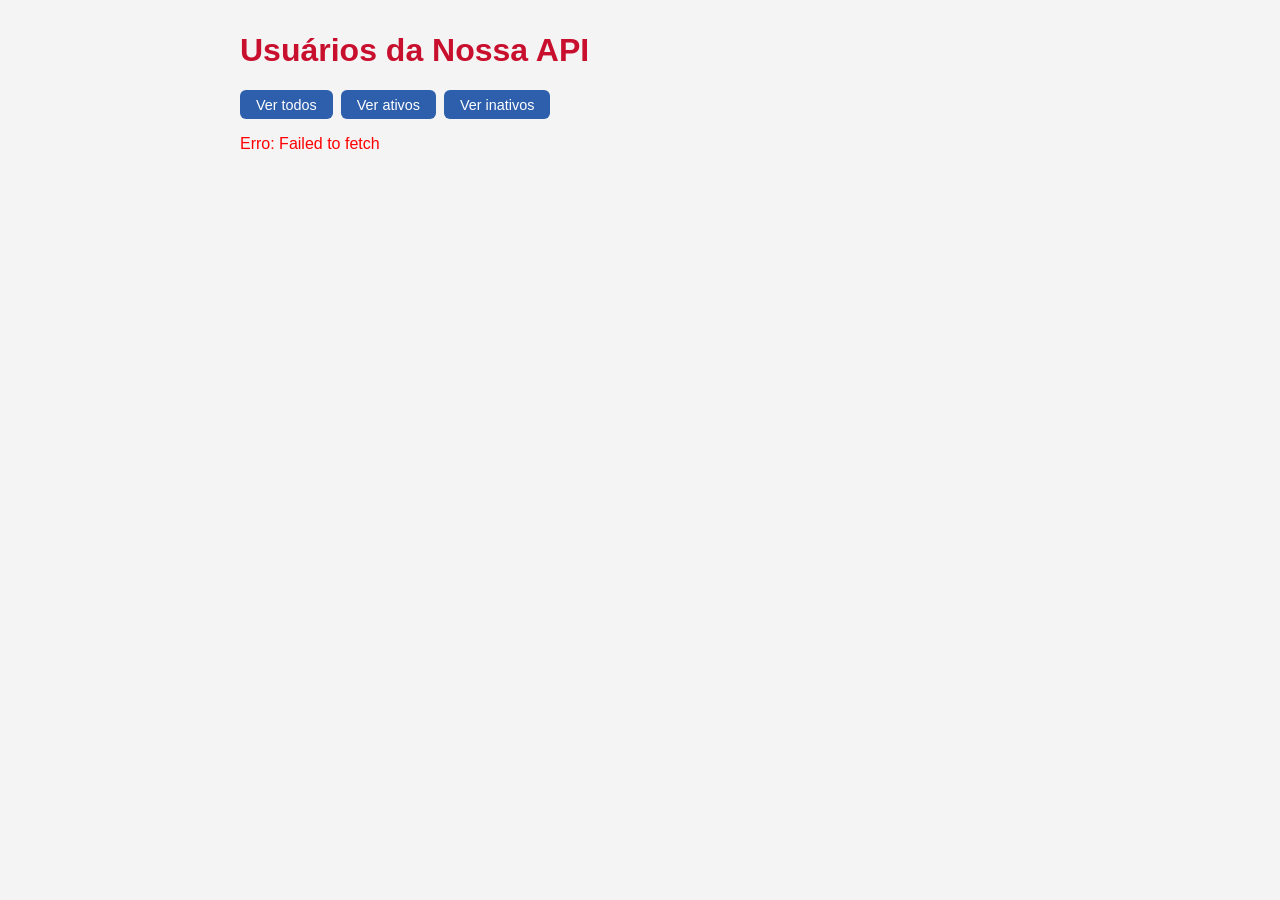
<file: dev-sistemas/modulo2-python-web/aula01/index.html>
<!DOCTYPE html>
<html lang="pt-BR">
<head>
    <meta charset="UTF-8">
    <title>Testando nossa API</title>
    <style>
        body { font-family: 'Segoe UI', sans-serif; max-width: 800px;
               margin: 2rem auto; padding: 0 1rem; background: #f4f4f4; }
        h1 { color: #C8102E; }
        .card { background: white; border-radius: 8px; padding: 1rem;
                margin: 0.5rem 0; box-shadow: 0 2px 6px rgba(0,0,0,0.08); }
        .nome { font-weight: bold; color: #2E5FAC; }
        .status { font-size: 0.8rem; padding: 2px 8px; border-radius: 10px; }
        .ativo   { background: #d4edda; color: #155724; }
        .inativo { background: #f8d7da; color: #721c24; }
        #loading { color: #666; padding: 2rem; text-align: center; }
        .botoes { display:flex; gap:0.5rem; margin-bottom:1rem; }
.botoes button { padding:0.4rem 1rem; background:#2E5FAC; color:white;
                  border:none; border-radius:6px; cursor:pointer; font-size:0.9rem; }
.botoes button:hover { opacity:0.85; }

    </style>
</head>
<body>
    <h1>Usuários da Nossa API</h1>
    <div class="botoes">
    <button id="btn-todos">Ver todos</button>
    <button id="btn-ativos">Ver ativos</button>
    <button id="btn-inativos">Ver inativos</button>
</div>

    <div id="lista"><p id="loading">Carregando...</p></div>
    <script>
        const lista = document.querySelector('#lista');

const renderizar = (usuarios) => {
    lista.innerHTML = usuarios.map(u => `
        <div class="card">
            <span class="nome">${u.nome}</span>
            <span class="status ${u.ativo ? 'ativo' : 'inativo'}">
                ${u.ativo ? 'Ativo' : 'Inativo'}
            </span>
            <p>${u.cargo}</p>
        </div>
    `).join('');
};

const buscar = async (rota) => {
    lista.innerHTML = '<p id="loading">Carregando...</p>';
    try {
        const res  = await fetch(`http://localhost:8000${rota}`);
        const data = await res.json();
        renderizar(data);
    } catch (e) {
        lista.innerHTML = `<p style="color:red">Erro: ${e.message}</p>`;
    }
};

document.querySelector('#btn-todos').addEventListener('click',    () => buscar('/usuarios'));
document.querySelector('#btn-ativos').addEventListener('click',   () => buscar('/usuarios/ativos'));
document.querySelector('#btn-inativos').addEventListener('click', () => buscar('/usuarios/inativos'));

buscar('/usuarios');

    </script>
</body>
</html>
</file>
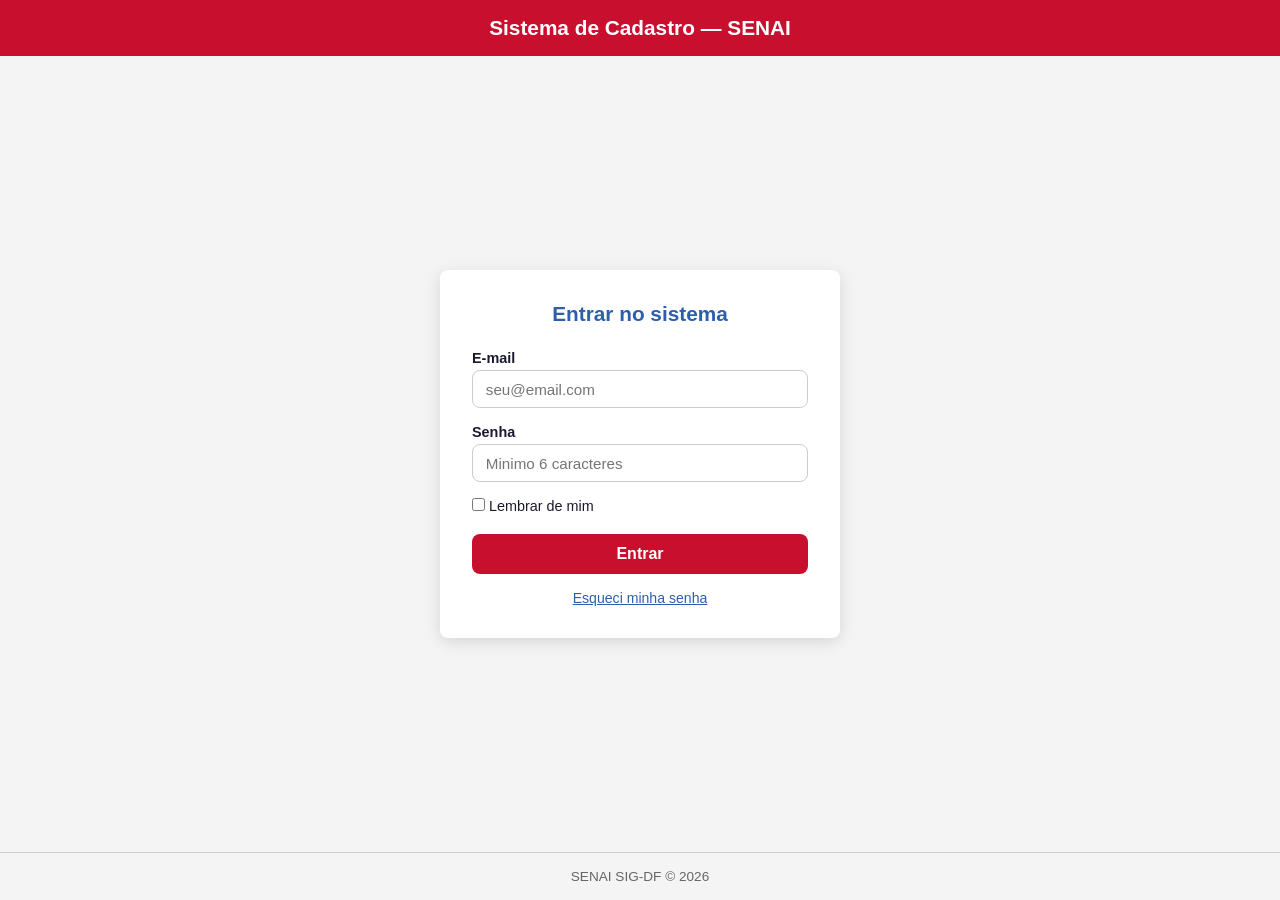
<file: dev-sistemas/modulo1-web/aula01/atividade/index.html>
<!DOCTYPE html>
<html lang="pt-BR">
<head>
    <meta charset="UTF-8">
    <meta name="viewport" content="width=device-width, initial-scale=1.0">
    <title>Login — Sistema de Cadastro</title>
    <link rel="stylesheet" href="style.css">
</head>
<body>
    <!-- Cabecalho do sistema -->
    <header>
        <h1>Sistema de Cadastro — SENAI</h1>
    </header>
    <!-- Conteudo principal centralizado -->
    <main>
        <section class="caixa-login">
            <h2>Entrar no sistema</h2>
            <form id="form-login" action="#" method="post" novalidate>
                <!-- Campo de e-mail -->
                <div class="campo">
                    <label for="email">E-mail</label>
                    <input
                        type="email"
                        id="email"
                        name="email"
                        placeholder="seu@email.com"
                        required
                        autocomplete="email"
                    >
                </div>
                <!-- Campo de senha -->
                <div class="campo">
                    <label for="senha">Senha</label>
                    <input
                        type="password"
                        id="senha"
                        name="senha"
                        placeholder="Minimo 6 caracteres"
                        required
                        minlength="6"
                        autocomplete="current-password"
                    >
                </div>
                <!-- Lembrar de mim -->
                <div class="campo-inline">
                    <label>
                        <input type="checkbox" name="lembrar" id="lembrar">
                        Lembrar de mim
                    </label>
                </div>
                <!-- Botao de submit -->
                <button type="submit" class="btn-entrar">Entrar</button>
                <!-- Link de recuperacao -->
                <a href="recuperar.html" class="link-recuperar">
                    Esqueci minha senha
                </a>
            </form>
        </section>
    </main>
    <!-- Rodape -->
    <footer>
        <p>SENAI SIG-DF &copy; 2026</p>
    </footer>
</body>
</html>
</file>
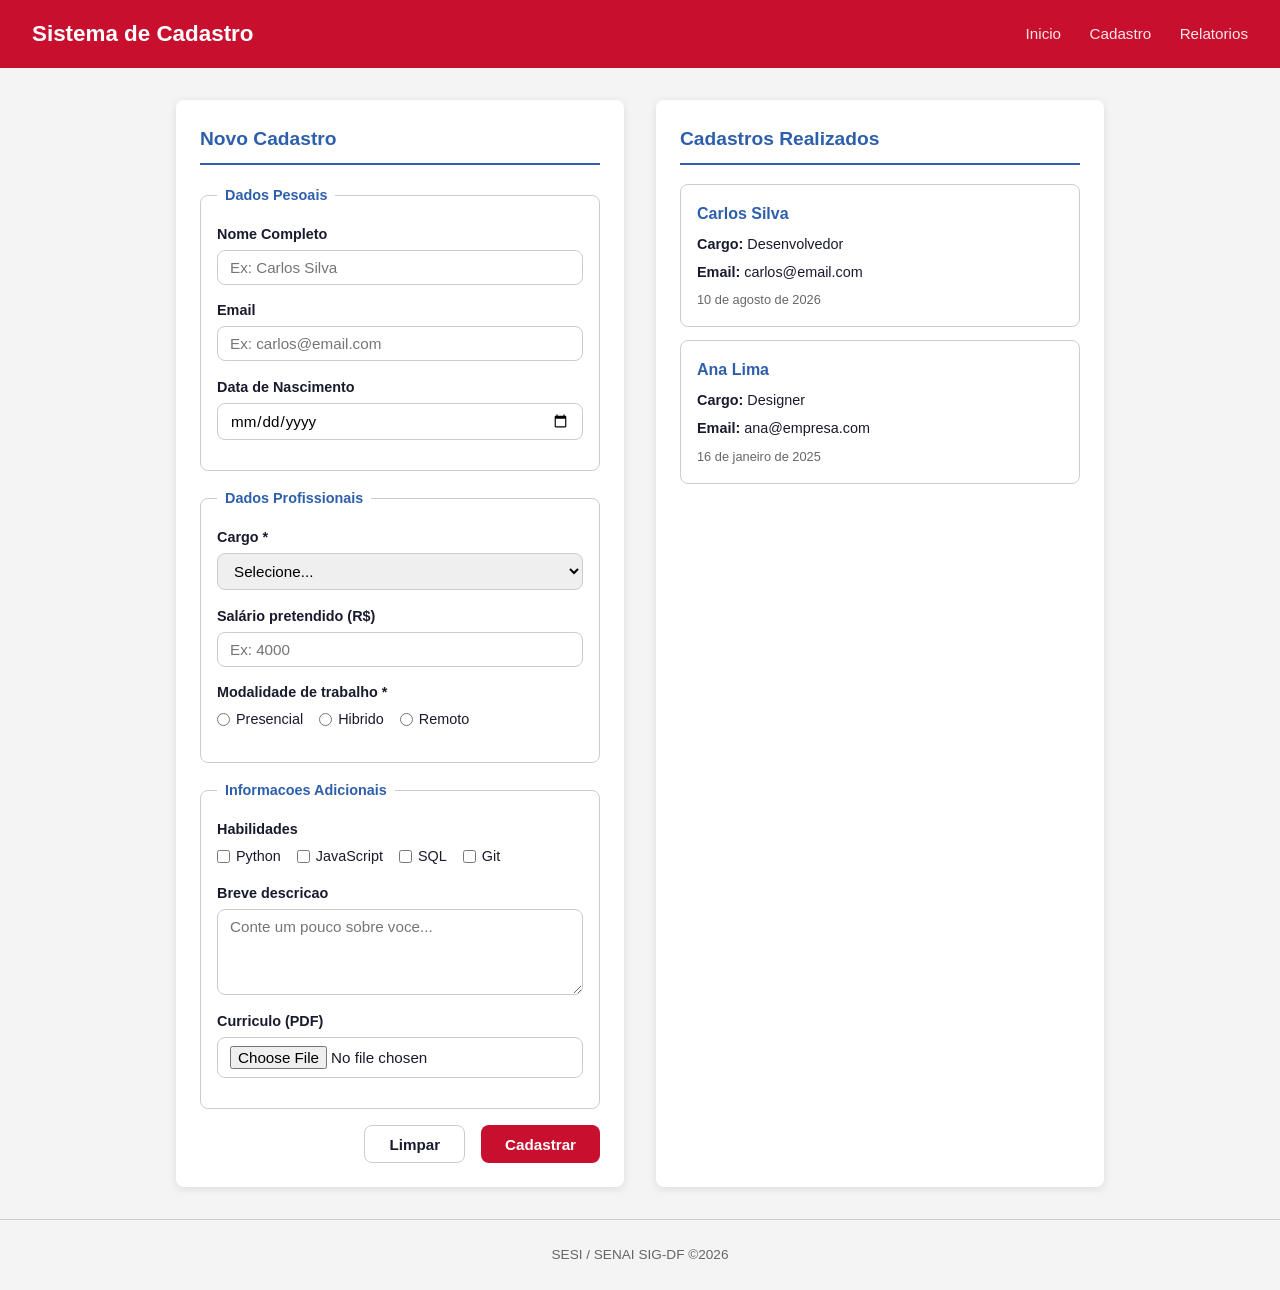
<file: dev-sistemas/modulo1-web/aula01/exemplo/index.html>
<!DOCTYPE html>
<html lang="pt-br">
<head>
    <meta charset="UTF-8">
    <meta name="viewport" content="width=device-width, initial-scale=1.0">
    <title>Sistema de Cadastro</title>
    <link rel="stylesheet" href="style.css">
</head>
<body>
    <header>
        <h1>Sistema de Cadastro</h1>
        <nav>
            <a href="#">Inicio</a>
            <a href="#">Cadastro</a>
            <a href="#">Relatorios</a>
        </nav>    
    </header>
    <main>
       <section id="cadastro">
            <h2>Novo Cadastro</h2>
            <form id="form-cadastro" action="#" method="post" novalidate>
                <fieldset>
                    <legend>Dados Pesoais</legend>
                    <div class="campo">
                        <label for="nome">Nome Completo</label>
                        <input type="text" id="nome" name="nome"
                        placeholder="Ex: Carlos Silva" 
                        required minlength="3" maxlength="100">
                    </div>
                    <div class="campo">
                        <label for="email">Email</label>
                        <input type="email" id="email" name="email"
                        placeholder="Ex: carlos@email.com" required>
                    </div>
                    <div class="campo">
                        <label for="nascimento">Data de Nascimento</label>
                        <input type="date" id="nascimento" name="nascimento"
                        max="2010-12-31">
                    </div>
                </fieldset>
                <fieldset>
                    <legend>Dados Profissionais</legend>
                    <div class="campo">
                        <label for="cargo">Cargo *</label>
                        <select name="cargo" id="cargo" required>
                            <option value="" selected disabled>Selecione...</option>
                            <option value="dev">Desenvolvedor</option>
                            <option value="design">Designer</option>
                            <option value="qa">QA</option>
                            <option value="pm">Product Manager</option>
                    </select>
                    </div>
                    <div class="campo">
                        <label for="salario">Salário pretendido (R$)</label>
                        <input type="number" id="salario" name="salario"
                        min="1500" step="100" placeholder="Ex: 4000">
                    </div>
                    <div class="campo">
                <label>Modalidade de trabalho *</label>
                <div class="opcoes">
                    <label><input type="radio" name="modalidade" value="presencial" required> Presencial</label>
                    <label><input type="radio" name="modalidade" value="hibrido"> Hibrido</label>
                    <label><input type="radio" name="modalidade" value="remoto"> Remoto</label>
                </div>
            </div>
        </fieldset>
        <fieldset>
            <legend>Informacoes Adicionais</legend>
            <div class="campo">
                <label>Habilidades</label>
                <div class="opcoes">
                    <label><input type="checkbox" name="skills" value="python"> Python</label>
                    <label><input type="checkbox" name="skills" value="js"> JavaScript</label>
                    <label><input type="checkbox" name="skills" value="sql"> SQL</label>
                    <label><input type="checkbox" name="skills" value="git"> Git</label>
                </div>
            </div>
            <div class="campo">
                <label for="bio">Breve descricao</label>
                <textarea
                    id="bio"
                    name="bio"
                    rows="4"
                    maxlength="300"
                    placeholder="Conte um pouco sobre voce..."
                ></textarea>
            </div>
            <div class="campo">
                <label for="curriculo">Curriculo (PDF)</label>
                <input type="file" id="curriculo" name="curriculo" accept=".pdf">
                </div>
        </fieldset>
        <div class="acoes">
            <button type="reset" class="btn-secundario">Limpar</button>
            <button type="submit" class="btn-primario">Cadastrar</button>
        </div>
    </form>
</section>
                </fieldset>
            </form>
       </section> 
       <section id="lista">
            <h2>Cadastros Realizados</h2>
            <article class="card-cadastro">
                <h3>Carlos Silva</h3>
                <p><strong>Cargo:</strong> Desenvolvedor</p>
                <p><strong>Email:</strong> carlos@email.com</p>
                <time datetime="2026-08-10">10 de agosto de 2026</time>
            </article>
            <article class="card-cadastro">
        <h3>Ana Lima</h3>
        <p><strong>Cargo:</strong> Designer</p>
        <p><strong>Email:</strong> ana@empresa.com</p>
        <time datetime="2025-01-16">16 de janeiro de 2025</time>
    </article>

       </section>  
    </main>
    <footer>
        <p>SESI / SENAI SIG-DF &copy;2026</p>
    </footer>
</body>
</html>
</file>
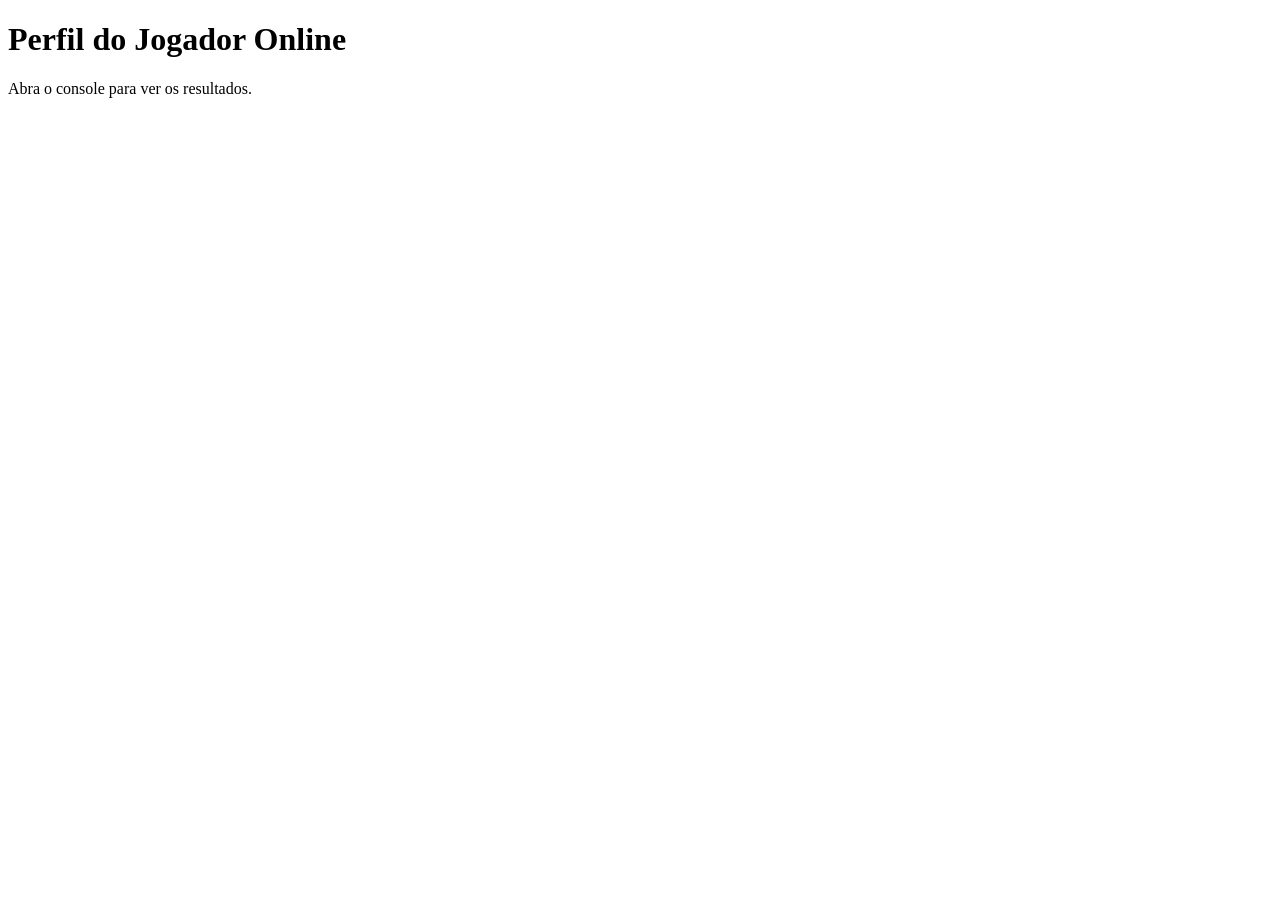
<file: dev-sistemas/modulo1-web/aula02/atividade01/index.html>
<!DOCTYPE html> 
<html lang="pt-BR"> 
<head> 
    <meta charset="UTF-8"> 
    <title>Perfil do Jogador</title> 
</head> 
<body> 
    <h1>Perfil do Jogador Online</h1> 
    <p>Abra o console para ver os resultados.</p> 
 
    <!-- Importando o JavaScript --> 
    <script src="script.js"></script> 
</body> 
</html>
</file>
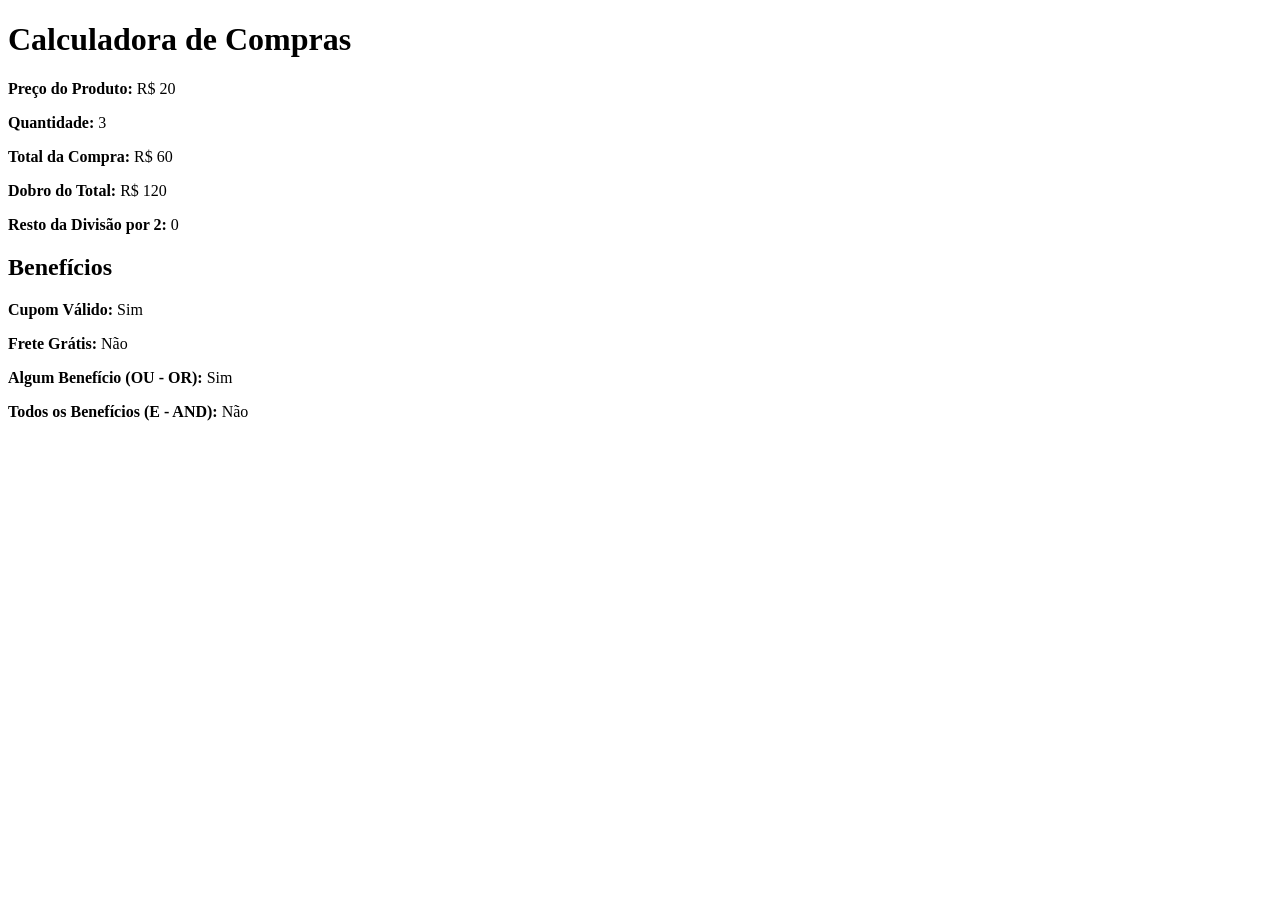
<file: dev-sistemas/modulo1-web/aula02/atividade02/index.html>
<!DOCTYPE html> 
<html lang="pt-BR"> 
<head> 
    <meta charset="UTF-8"> 
    <title>Calculadora de Preços</title> 
</head> 
<body> 
    <h1>Calculadora de Compras</h1> 
 
    <p><strong>Preço do Produto:</strong> <span id="preco"></span></p> 
    <p><strong>Quantidade:</strong> <span id="quantidade"></span></p> 
    <p><strong>Total da Compra:</strong> <span id="total"></span></p> 
    <p><strong>Dobro do Total:</strong> <span id="dobro"></span></p> 
    <p><strong>Resto da Divisão por 2:</strong> <span id="resto"></span></p> 
 
    <h2>Benefícios</h2> 
    <p><strong>Cupom Válido:</strong> <span id="cupom"></span></p> 
    <p><strong>Frete Grátis:</strong> <span id="frete"></span></p> 
    <p><strong>Algum Benefício (OU - OR):</strong> <span id="algum"></span></p> 
    <p><strong>Todos os Benefícios (E - AND):</strong> <span id="todos"></span></p> 
 
    <script src="script.js"></script> 
</body> 
</html>
</file>
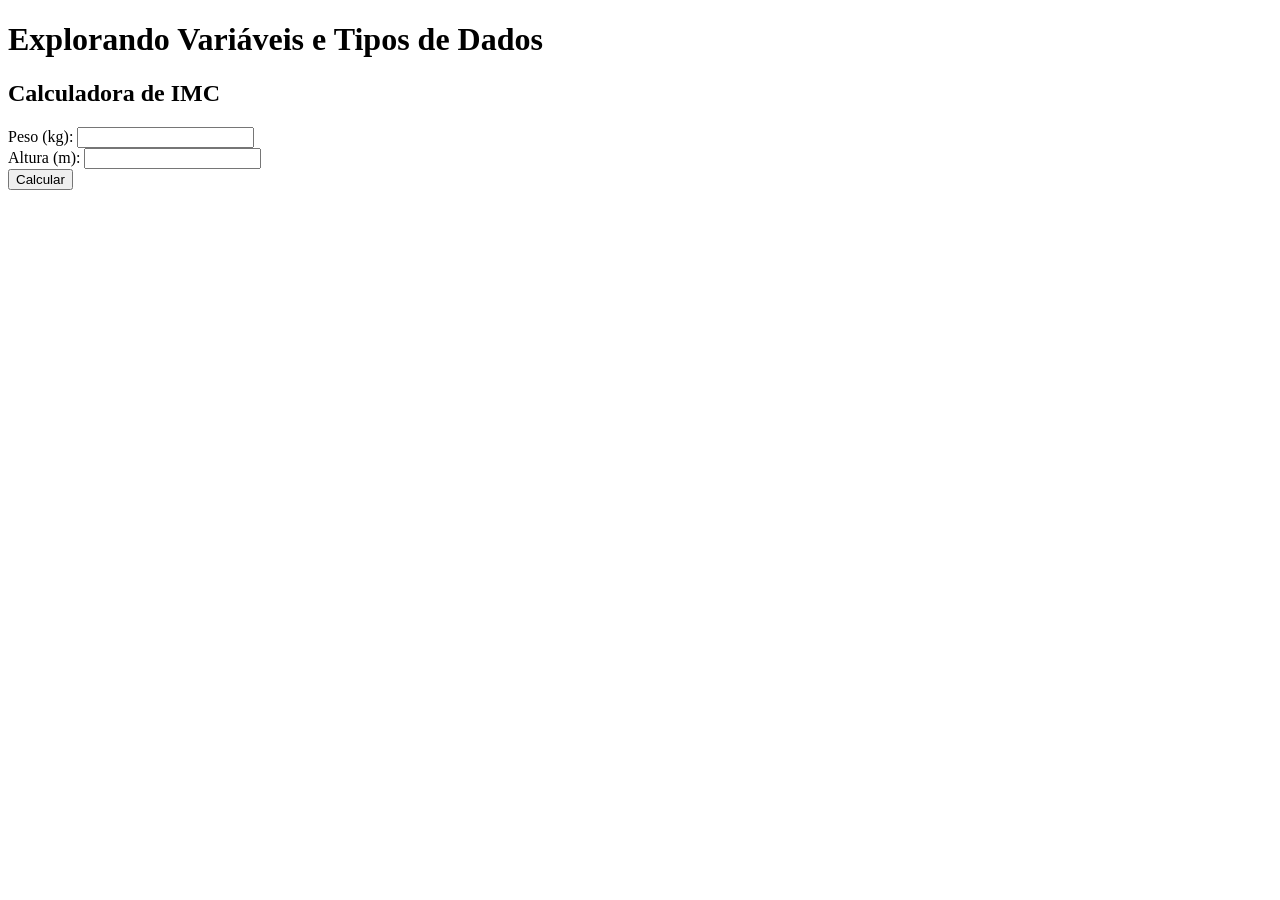
<file: dev-sistemas/modulo1-web/aula02/exemplo/index.html>
<!DOCTYPE html>
<html lang="pt-BR">
<head>
    <meta charset="UTF-8">
    <meta name="viewport" content="width=device-width, initial-scale=1.0">
    <title>Aula 02 - Variáveis e Tipos de Dados</title>
</head>
<body>
    <h1>Explorando Variáveis e Tipos de Dados</h1>
    <h2>Calculadora de IMC</h2>
    <p>
        Peso (kg): <input type="number" id="peso"><br>
        Altura (m): <input type="number" id="altura"><br>
        <button onclick="calcularIMC()">Calcular</button>
    </p>
    <p id="resultado"></p>
    <script src="script.js"></script>
</body>
</html>
</file>
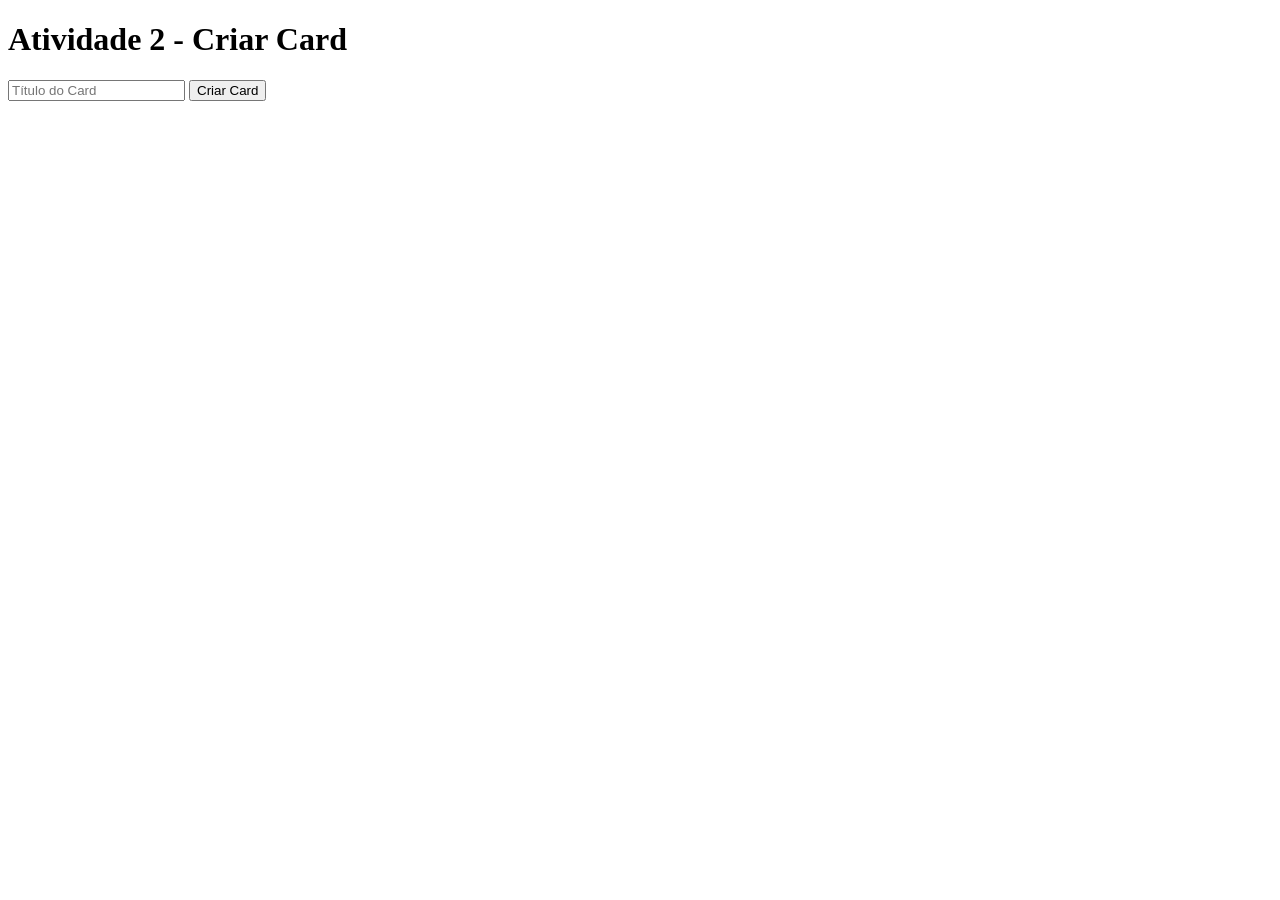
<file: dev-sistemas/modulo1-web/aula03/atividade/index.html>
<!DOCTYPE html> 
<html lang="pt-BR"> 
<head> 
  <meta charset="UTF-8"> 
  <meta name="viewport" content="width=device-width, initial
scale=1.0"> 
  <title>Atividade 2 - Card Dinâmico</title> 
</head> 
<body> 
  <h1>Atividade 2 - Criar Card</h1> 
  <div id="cardsContainer"></div> 
  <input type="text" id="tituloCard" placeholder="Título do Card"> 
  <button id="criarCard">Criar Card</button> 
 
  <!-- ADICIONE O SCRIPT AQUI -->
  <script src="script.js"></script>
</body> 
</html>
</file>
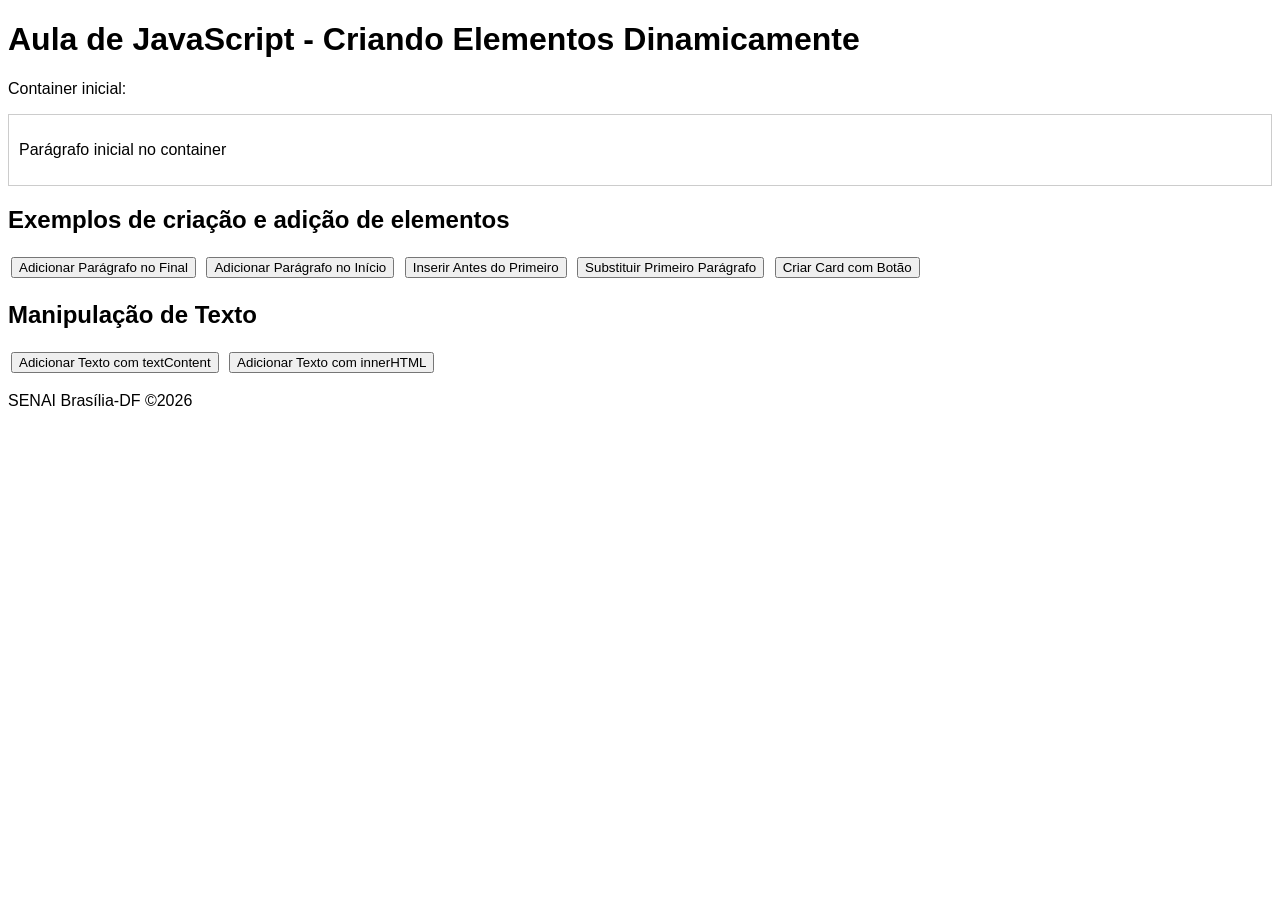
<file: dev-sistemas/modulo1-web/aula03/exemplo/index.html>
<!DOCTYPE html>
<html lang="pt-BR">
<head>
  <meta charset="UTF-8">
  <meta name="viewport" content="width=device-width, initial-scale=1.0">
  <title>Aula - Elementos Dinâmicos</title>
  <style>
    body {
      font-family: Arial, sans-serif;
    }
    #container {
      border: 1px solid #ccc;
      padding: 10px;
      margin-top: 10px;
    }
    .card {
      border: 1px solid #888;
      padding: 10px;
      margin: 5px 0;
      background-color: #f9f9f9;
    }
    button {
      margin: 3px;
    }
  </style>
</head>
<body>
  <h1>Aula de JavaScript - Criando Elementos Dinamicamente</h1>

  <p>Container inicial:</p>
  <div id="container">
    <p>Parágrafo inicial no container</p>
  </div>

  <h2>Exemplos de criação e adição de elementos</h2>
  <button id="btnAppend">Adicionar Parágrafo no Final</button>
  <button id="btnPrepend">Adicionar Parágrafo no Início</button>
  <button id="btnInsertBefore">Inserir Antes do Primeiro</button>
  <button id="btnReplace">Substituir Primeiro Parágrafo</button>
  <button id="btnCard">Criar Card com Botão</button>

  <h2>Manipulação de Texto</h2>
  <button id="btnTextContent">Adicionar Texto com textContent</button>
  <button id="btnInnerHTML">Adicionar Texto com innerHTML</button>

  <script src="script.js"></script>
</body>
<footer>
        <p>SENAI Brasília-DF &copy;2026</p>
    </footer>
</html>
</file>
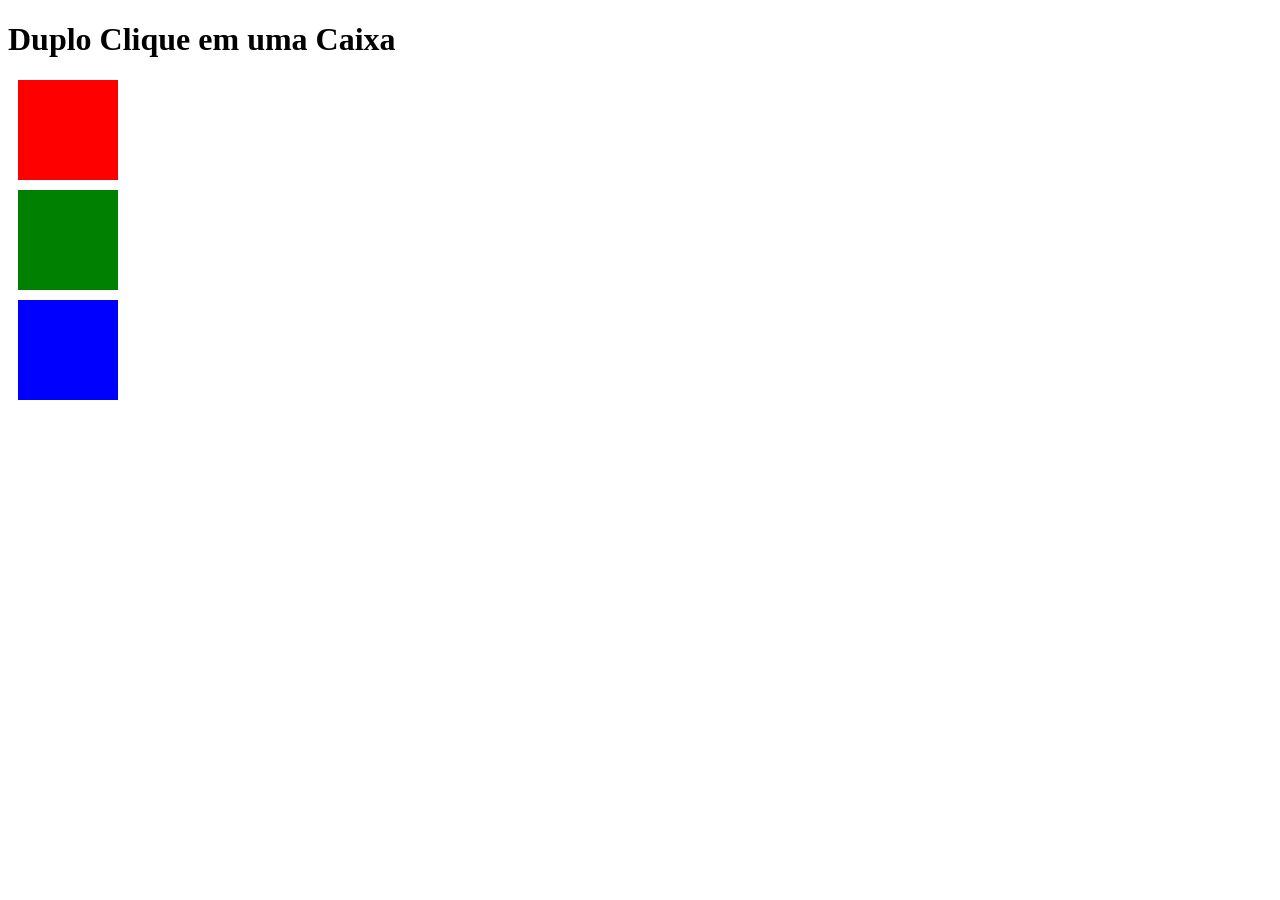
<file: dev-sistemas/modulo1-web/aula04/atividade/index.html>
<!DOCTYPE html> 
<html lang="pt-BR"> 
<head> 
  <meta charset="UTF-8"> 
  <title>Atividade 1 - Caixa de Alertas</title> 
  <style> 
    .caixa { width: 100px; height: 100px; margin: 10px; display: inline
block; cursor: pointer; } 
    #caixa1 { background: red; } 
    #caixa2 { background: green; } 
    #caixa3 { background: blue; } 
  </style> 
</head> 
<body> 
  <h1>Duplo Clique em uma Caixa</h1> 
  <div id="caixa1" class="caixa"></div> 
  <div id="caixa2" class="caixa"></div> 
  <div id="caixa3" class="caixa"></div> 
   
<!-- ADICIONE O SCRIPT AQUI --> 
 <script src="script.js"></script>
</body> 
</html>
</file>
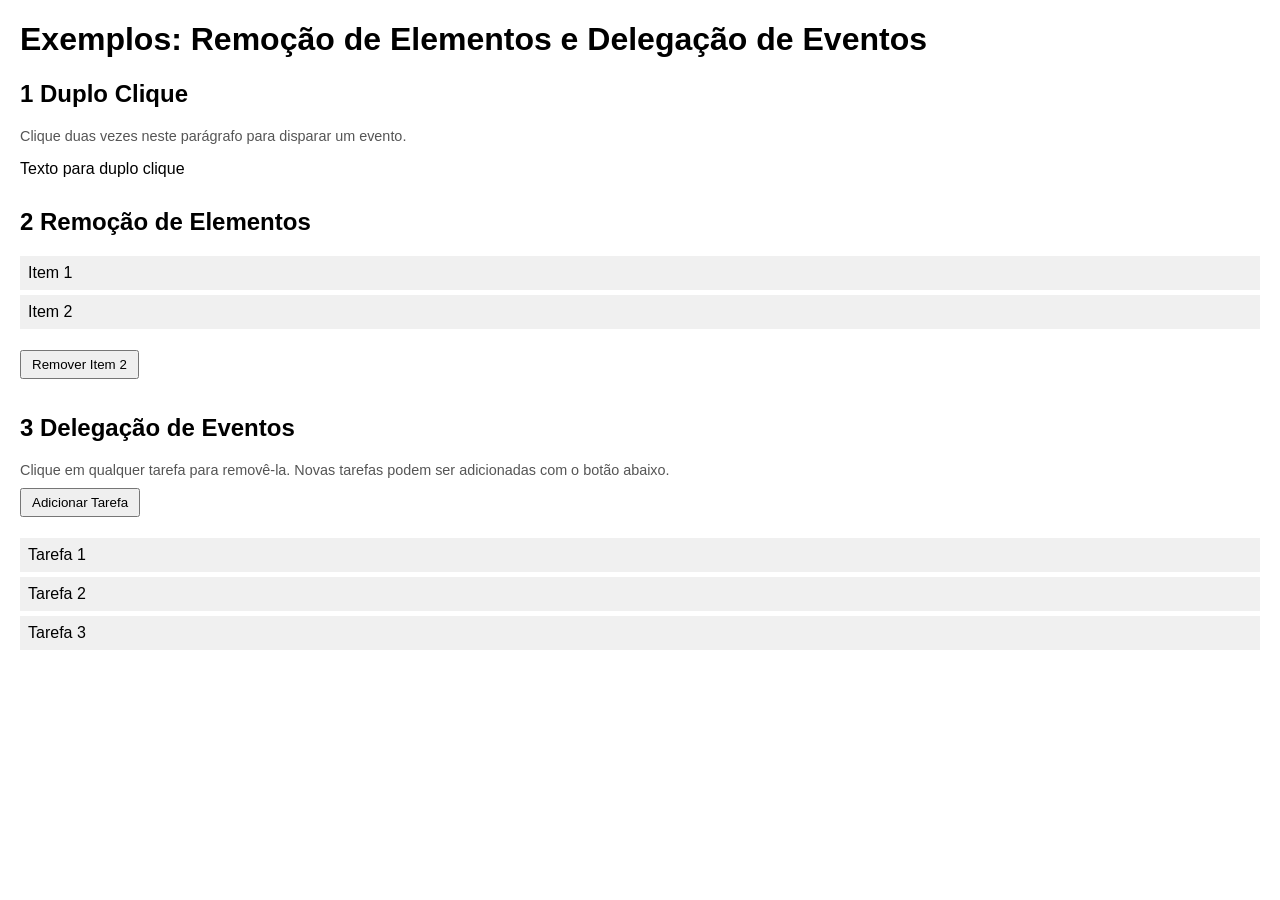
<file: dev-sistemas/modulo1-web/aula04/exemplo/index.html>
<!DOCTYPE html>
<html lang="pt-BR">
<head>
  <meta charset="UTF-8">
  <title>Aula: Remoção e Delegação de Eventos</title>
  <style>
    body { font-family: Arial, sans-serif; margin: 20px; }
    ul { list-style: none; padding: 0; }
    li { padding: 8px; margin: 5px 0; background: #f0f0f0; cursor: pointer; }
    button { margin: 5px 0; padding: 5px 10px; cursor: pointer; }
    .section { margin-bottom: 30px; }
    .info { font-size: 0.9em; color: #555; margin-bottom: 5px; }
  </style>
</head>
<body>
  <h1>Exemplos: Remoção de Elementos e Delegação de Eventos</h1>

  <!-- Seção 1: Duplo clique -->
  <div class="section">
    <h2>1 Duplo Clique</h2>
    <p class="info">Clique duas vezes neste parágrafo para disparar um evento.</p>
    <p id="duploClique">Texto para duplo clique</p>
  </div>

  <!-- Seção 2: Remoção de elementos -->
  <div class="section">
    <h2>2 Remoção de Elementos</h2>
    <ul id="lista">
      <li id="item1">Item 1</li>
      <li id="item2">Item 2</li>
      <li id="item3">Item 3</li>
    </ul>
    <button id="btnRemoverItem2">Remover Item 2</button>
  </div>

  <!-- Seção 3: Delegação de eventos -->
  <div class="section">
    <h2>3 Delegação de Eventos</h2>
    <p class="info">Clique em qualquer tarefa para removê-la. Novas tarefas podem ser adicionadas com o botão abaixo.</p>
    <button id="btnAdicionarTarefa">Adicionar Tarefa</button>
    <ul id="tarefas">
      <li>Tarefa 1</li>
      <li>Tarefa 2</li>
      <li>Tarefa 3</li>
    </ul>
  </div>

  <script src="script.js"></script>
</body>
</html>
</file>
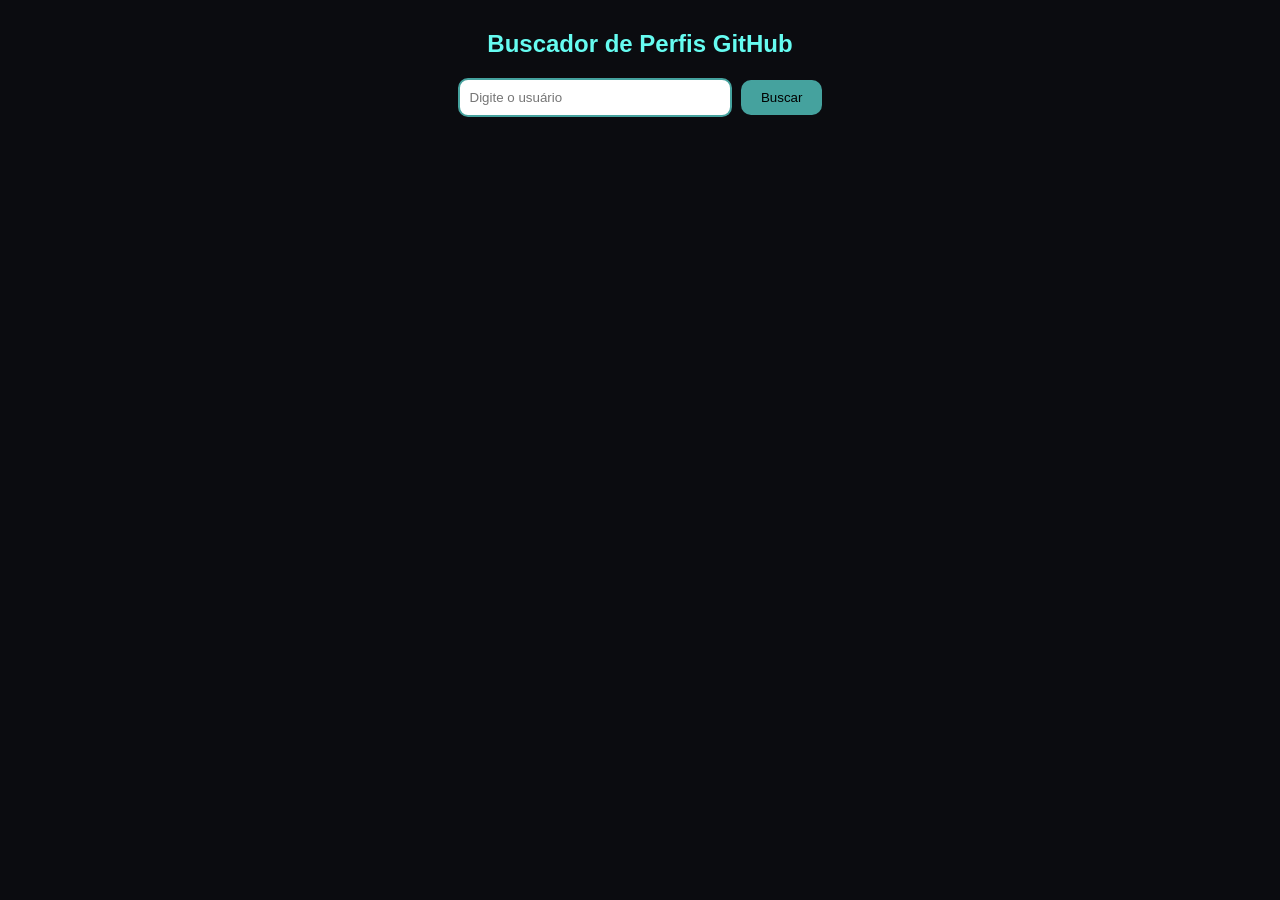
<file: dev-sistemas/modulo1-web/aula05/atividade01/index.html>
<!DOCTYPE html>  
<html lang="pt-BR">  
<head>  
  <meta charset="UTF-8">  
  <title>Buscador de Perfis GitHub</title>  
  <link rel="stylesheet" href="style.css"> 
</head>  
<body>  
  <h2>Buscador de Perfis GitHub</h2>  
  <input type="text" id="usuario" placeholder="Digite o usuário">  
  <button id="buscar">Buscar</button>  
  <div id="perfil"></div> 
  <script src="script.js"></script> 
</body> 
</html>
</file>
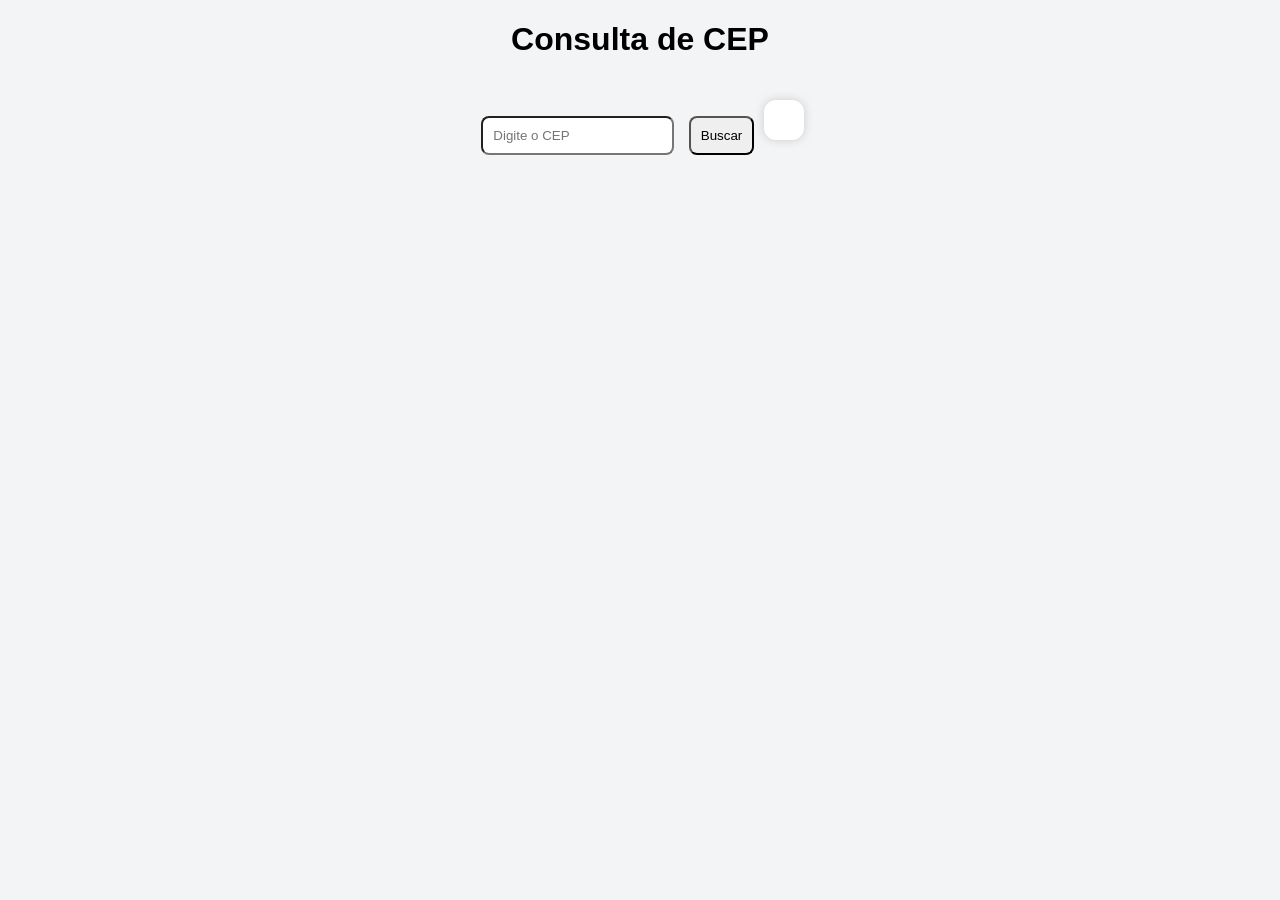
<file: dev-sistemas/modulo1-web/aula05/atividade02/index.html>
<!DOCTYPE html> 
<html lang="pt-BR"> 
<head> 
  <meta charset="UTF-8"> 
  <title>Consulta de CEP</title> 
  <style> 
    body { font-family: Arial; text-align: center; background: #f3f4f6; } 
    input, button { padding: 10px; margin: 5px; border-radius: 8px; } 
    #resultado { margin-top: 20px; background: white; display: inline-block; padding: 20px; border-radius: 
12px; box-shadow: 0 0 10px #ccc; } 
  </style> 
</head> 
<body> 
  <h1>Consulta de CEP</h1> 
  <input type="text" id="cep" placeholder="Digite o CEP"> 
  <button id="buscar">Buscar</button> 
  <div id="resultado"></div> 
 
  <script src="script.js"></script> 
</body> 
</html>
</file>
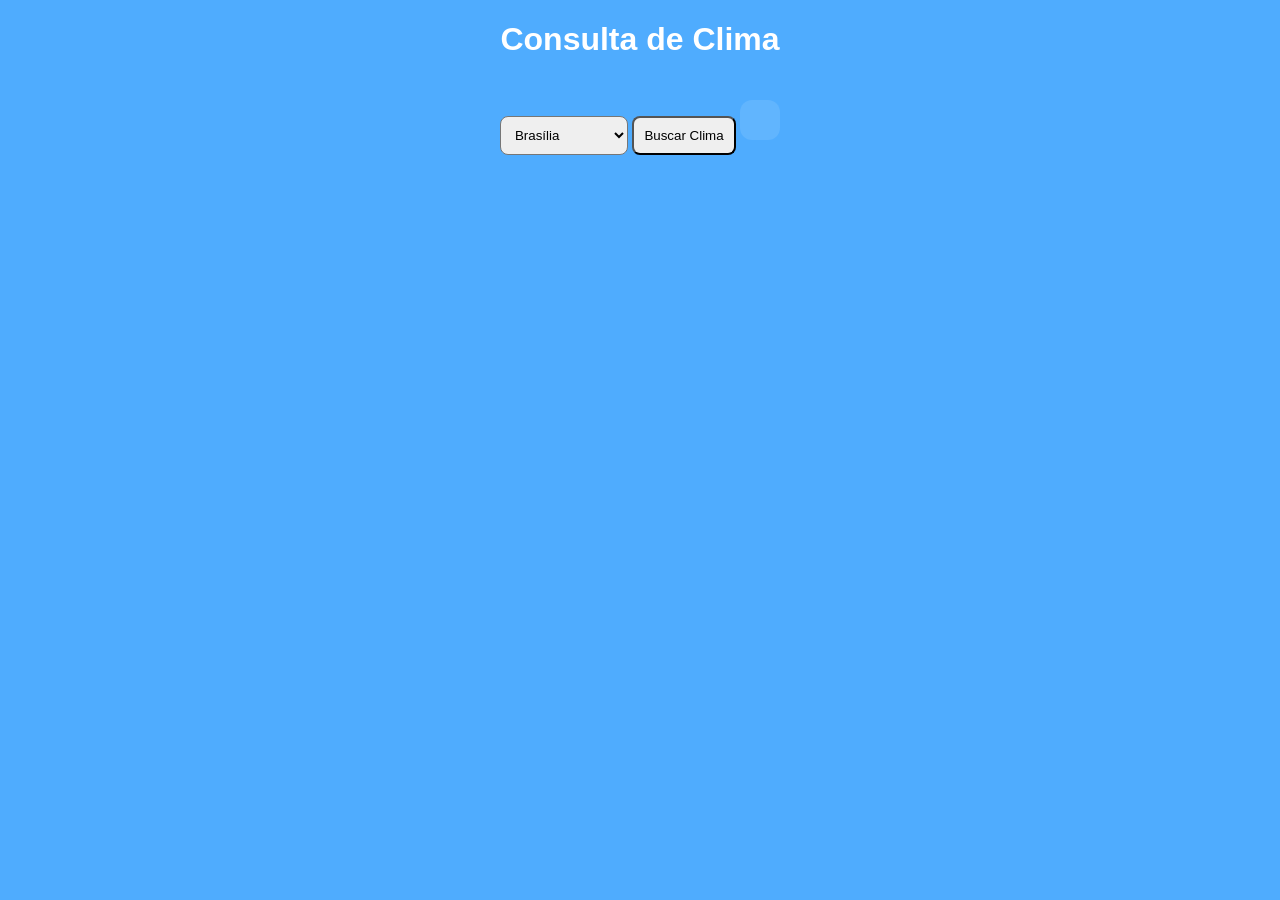
<file: dev-sistemas/modulo1-web/aula05/atividade03/index.html>
<!DOCTYPE html> 
<html lang="pt-BR"> 
<head> 
  <meta charset="UTF-8"> 
  <title>Consulta de Clima</title> 
  <style> 
    body { 
      text-align: center; 
      font-family: Arial; 
      background: linear-gradient(180deg, #4facfe, #4facfe); 
      color: white; 
    } 
    select, 
    button { 
      padding: 10px; 
      border-radius: 8px; 
      margin-top: 10px; 
    } 
    #resultado { 
      margin-top: 20px; 
      background: rgba(255, 255, 255, 0.1); 
      padding: 20px; 
      border-radius: 12px; 
      display: inline-block; 
    } 
    img { 
      width: 80px; 
    } 
  </style> 
</head> 
<body> 
  <h1>Consulta de Clima</h1> 
  <select id="cidade"> 
    <option value="-15.78,-47.93">Brasília</option> 
    <option value="-23.55,-46.63">São Paulo</option> 
    <option value="-22.90,-43.20">Rio de Janeiro</option>
    <option value="36.20,138.25">Japão</option>
    <option value="29.76,-95.36">Houston</option>
  </select> 
  <button id="buscar">Buscar Clima</button> 
  <div id="resultado"></div> 
  <script src="script.js"></script> 
</body> 
</html>
</file>
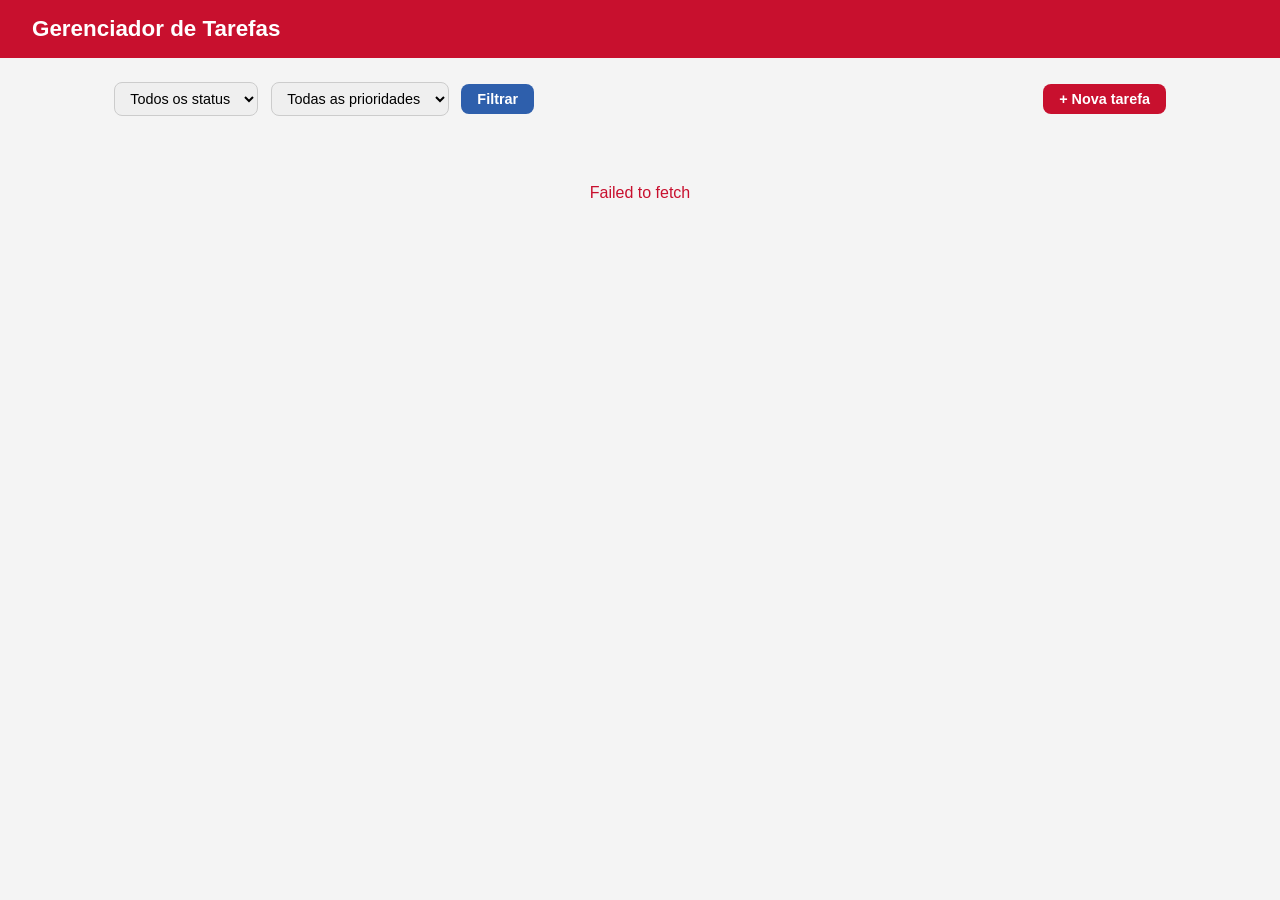
<file: dev-sistemas/modulo2-python-web/projeto/front/index.html>
<!DOCTYPE html>
<html lang="pt-BR">
<head>
    <meta charset="UTF-8">
    <meta name="viewport" content="width=device-width, initial-scale=1.0">
    <title>Gerenciador de Tarefas</title>
    <link rel="stylesheet" href="style.css">
</head>
<body>
    <header>
        <h1>Gerenciador de Tarefas</h1>
        <div id="resumo" class="resumo"></div>
    </header>
    <main>
        <section class="painel-filtros">
            <select id="filtro-status">
                <option value="">Todos os status</option>
                <option value="pendente">Pendente</option>
                <option value="em_andamento">Em andamento</option>
                <option value="concluida">Concluida</option>
                <option value="cancelada">Cancelada</option>
            </select>
            <select id="filtro-prioridade">
                <option value="">Todas as prioridades</option>
                <option value="baixa">Baixa</option>
                <option value="media">Media</option>
                <option value="alta">Alta</option>
                <option value="critica">Critica</option>
            </select>
            <button id="btn-filtrar">Filtrar</button>
            <button id="btn-nova">+ Nova tarefa</button>
        </section>
        <section id="loading" class="estado">Carregando tarefas...</section>
        <section id="erro"  class="estado estado-erro hidden"></section>
        <section id="lista" class="grade hidden"></section>
        <dialog id="modal-tarefa">
            <form id="form-tarefa">
                <h2>Nova Tarefa</h2>
                <div class="campo">
                    <label for="titulo">Titulo *</label>
                    <input type="text" id="titulo" required minlength="3" maxlength="120">
                </div>
                <div class="campo">
                    <label for="descricao">Descricao</label>
                    <textarea id="descricao" rows="3"></textarea>
                </div>
                <div class="campo">
                    <label for="responsavel">Responsavel</label>
                    <input type="text" id="responsavel">
                </div>
                <div class="campo">
                    <label for="prioridade">Prioridade</label>
                    <select id="prioridade">
                        <option value="baixa">Baixa</option>
                        <option value="media" selected>Media</option>
                        <option value="alta">Alta</option>
                        <option value="critica">Critica</option>
                    </select>
                </div>
                <div class="campo">
                    <label for="prazo">Prazo</label>
                    <input type="date" id="prazo">
                </div>
                <div class="acoes-form">
                    <button type="button" id="btn-cancelar">Cancelar</button>
                    <button type="submit" id="btn-salvar">Salvar</button>
                </div>
            </form>
        </dialog>
    </main>
    <script src="app.js"></script>
</body>
</html>
</file>
<file: dev-sistemas/modulo1-web/aula01/atividade/style.css>
/* === RESET E VARIAVEIS === */
* { margin: 0; padding: 0; box-sizing: border-box; }

:root {
    --cor-primaria:   #C8102E;
    --cor-secundaria: #2E5FAC;
    --cor-texto:      #1A1A2E;
    --cor-fundo:      #F4F4F4;
    --cor-borda:      #CCCCCC;
    --raio:           8px;
}

/* Layout da pagina: header, main centralizado, footer */
body {
    font-family: 'Segoe UI', sans-serif;
    background: var(--cor-fundo);
    color: var(--cor-texto);
    min-height: 100vh;
    display: flex;
    flex-direction: column;
}

header {
    background: var(--cor-primaria);
    color: white;
    padding: 1rem 2rem;
    text-align: center;
}

header h1 { font-size: 1.3rem; }

/* Main ocupa o espaco restante e centraliza o formulario */
main {
    flex: 1;
    display: flex;
    align-items: center;
    justify-content: center;
    padding: 2rem 1rem;
}

.caixa-login {
    background: white;
    border-radius: var(--raio);
    padding: 2rem;
    width: 100%;
    max-width: 400px;
    box-shadow: 0 4px 16px rgba(0,0,0,0.12);
}

.caixa-login h2 {
    font-size: 1.3rem;
    color: var(--cor-secundaria);
    margin-bottom: 1.5rem;
    text-align: center;
}

.campo { display: flex; flex-direction: column; gap: 4px; margin-bottom: 1rem; }

.campo label { font-size: 0.9rem; font-weight: 600; }

.campo input {
    padding: 0.6rem 0.8rem;
    border: 1.5px solid var(--cor-borda);
    border-radius: var(--raio);
    font-size: 0.95rem;
    transition: border-color 0.2s;
}

.campo input:focus {
    outline: none;
    border-color: var(--cor-secundaria);
    box-shadow: 0 0 0 3px rgba(46,95,172,0.15);
}

.campo-inline {
    display: flex;
    align-items: center;
    gap: 8px;
    margin-bottom: 1.2rem;
    font-size: 0.9rem;
    cursor: pointer;
}

.btn-entrar {
    width: 100%;
    padding: 0.7rem;
    background: var(--cor-primaria);
    color: white;
    border: none;
    border-radius: var(--raio);
    font-size: 1rem;
    font-weight: 600;
    cursor: pointer;
    transition: opacity 0.2s;
    margin-bottom: 1rem;
}

.btn-entrar:hover { opacity: 0.87; }

.link-recuperar {
    display: block;
    text-align: center;
    font-size: 0.88rem;
    color: var(--cor-secundaria);
}

footer {
    text-align: center;
    padding: 1rem;
    font-size: 0.85rem;
    color: #666;
    border-top: 1px solid var(--cor-borda);
}
</file>
<file: dev-sistemas/modulo1-web/aula01/exemplo/style.css>
/* === RESET E BASE === */
* {
    margin: 0;
    padding: 0;
    box-sizing: border-box;
}

:root {
    --cor-primaria:   #C8102E;
    --cor-secundaria: #2E5FAC;
    --cor-texto:      #1A1A2E;
    --cor-fundo:      #F4F4F4;
    --cor-borda:      #CCCCCC;
    --raio:           8px;
    --sombra:         0 2px 8px rgba(0,0,0,0.1);
}

body {
    font-family: 'Segoe UI', Tahoma, sans-serif;
    background: var(--cor-fundo);
    color: var(--cor-texto);
    line-height: 1.6;
}

/* === HEADER === */
header {
    background: var(--cor-primaria);
    color: white;
    padding: 1rem 2rem;
    display: flex;
    align-items: center;
    justify-content: space-between;
}

header h1 { font-size: 1.4rem; }

nav a {
    color: white;
    text-decoration: none;
    margin-left: 1.5rem;
    font-size: 0.95rem;
    opacity: 0.9;
}

nav a:hover { opacity: 1; text-decoration: underline; }

/* === MAIN === */
main {
    max-width: 960px;
    margin: 2rem auto;
    padding: 0 1rem;
    display: grid;
    grid-template-columns: 1fr 1fr;
    gap: 2rem;
}

section {
    background: white;
    border-radius: var(--raio);
    padding: 1.5rem;
    box-shadow: var(--sombra);
}

section h2 {
    font-size: 1.2rem;
    color: var(--cor-secundaria);
    margin-bottom: 1.2rem;
    padding-bottom: 0.5rem;
    border-bottom: 2px solid var(--cor-secundaria);
}

/* === FORMULÁRIO === */
fieldset {
    border: 1px solid var(--cor-borda);
    border-radius: var(--raio);
    padding: 1rem;
    margin-bottom: 1rem;
}

legend {
    font-weight: bold;
    font-size: 0.9rem;
    color: var(--cor-secundaria);
    padding: 0 0.5rem;
}

.campo {
    display: flex;
    flex-direction: column;
    gap: 4px;
    margin-bottom: 0.9rem;
}

.campo label {
    font-size: 0.9rem;
    font-weight: 600;
    color: var(--cor-texto);
}

.campo input,
.campo select,
.campo textarea {
    padding: 0.5rem 0.75rem;
    border: 1.5px solid var(--cor-borda);
    border-radius: var(--raio);
    font-size: 0.95rem;
    font-family: inherit;
    transition: border-color 0.2s;
}

.campo input:focus,
.campo select:focus,
.campo textarea:focus {
    outline: none;
    border-color: var(--cor-secundaria);
    box-shadow: 0 0 0 3px rgba(46,95,172,0.15);
}

.opcoes {
    display: flex;
    gap: 1rem;
    flex-wrap: wrap;
}

.opcoes label {
    display: flex;
    align-items: center;
    gap: 6px;
    font-weight: normal;
    cursor: pointer;
}

/* === BOTÕES === */
.acoes {
    display: flex;
    gap: 1rem;
    justify-content: flex-end;
    margin-top: 1rem;
}

.btn-primario, .btn-secundario {
    padding: 0.6rem 1.5rem;
    border: none;
    border-radius: var(--raio);
    font-size: 0.95rem;
    cursor: pointer;
    font-weight: 600;
    transition: opacity 0.2s;
}

.btn-primario {
    background: var(--cor-primaria);
    color: white;
}

.btn-secundario {
    background: white;
    border: 1.5px solid var(--cor-borda);
    color: var(--cor-texto);
}

.btn-primario:hover, .btn-secundario:hover { opacity: 0.85; }

/* === CARDS DE CADASTRO === */
.card-cadastro {
    border: 1px solid var(--cor-borda);
    border-radius: var(--raio);
    padding: 1rem;
    margin-bottom: 0.8rem;
}

.card-cadastro h3 {
    font-size: 1rem;
    color: var(--cor-secundaria);
    margin-bottom: 0.4rem;
}

.card-cadastro p { font-size: 0.9rem; margin-bottom: 0.3rem; }

.card-cadastro time {
    font-size: 0.8rem;
    color: #666;
    display: block;
    margin-top: 0.4rem;
}

/* === FOOTER === */
footer {
    text-align: center;
    padding: 1.5rem;
    color: #666;
    font-size: 0.85rem;
    border-top: 1px solid var(--cor-borda);
    margin-top: 2rem;
}
</file>
<file: dev-sistemas/modulo1-web/aula05/atividade01/style.css>
body {  
    font-family:'Poppins',sans-serif;  
    background:#0b0c10;  
    color:white;  
    text-align:center;  
}  
h2 {  
    color:#66fcf1;  
    margin-top:30px;  
}  
input {  
    padding:10px;  
    border:2px solid #45a29e;  
    border-radius:10px;  
    outline:none;  
    width:250px;  
}  
button {  
    padding:10px 20px;  
    background:#45a29e;  
    border:none;  
    color:black;  
    border-radius:10px;  
    margin-left:5px;  
    cursor:pointer;  
}  
button:hover {  
    background:#66fcf1;  
}  
#perfil {  
    margin-top:40px;  
}  
img {  
    border-radius:50%; 
    box-shadow:0 0 10px #45a29e;  
}
</file>
<file: dev-sistemas/modulo2-python-web/projeto/front/style.css>
* { margin:0; padding:0; box-sizing:border-box; }
:root { --vm:#C8102E; --az:#2E5FAC; --tx:#1A1A2E; --fd:#F4F4F4; --bd:#CCCCCC; --r:8px; }
body { font-family:'Segoe UI',sans-serif; background:var(--fd); color:var(--tx); }
header { background:var(--vm); color:white; padding:1rem 2rem;
          display:flex; align-items:center; justify-content:space-between; }
header h1 { font-size:1.4rem; }
.resumo { font-size:0.88rem; opacity:0.85; }
main { max-width:1100px; margin:1.5rem auto; padding:0 1.5rem; }
.painel-filtros { display:flex; gap:0.8rem; align-items:center;
                   margin-bottom:1.2rem; flex-wrap:wrap; }
.painel-filtros select { padding:0.45rem 0.7rem; border:1.5px solid var(--bd);
                          border-radius:var(--r); font-size:0.9rem; }
.painel-filtros button { padding:0.45rem 1rem; border:none; border-radius:var(--r);
                          cursor:pointer; font-weight:600; font-size:0.9rem; }
#btn-filtrar { background:var(--az); color:white; }
#btn-nova    { background:var(--vm); color:white; margin-left:auto; }
.estado { text-align:center; padding:3rem; color:#666; }
.estado-erro { color:var(--vm); }
.hidden { display:none !important; }
.grade { display:grid; grid-template-columns:repeat(auto-fill,minmax(300px,1fr)); gap:1rem; }
.card-tarefa { background:white; border-radius:var(--r); padding:1.2rem;
                box-shadow:0 2px 8px rgba(0,0,0,0.08); border-left:4px solid var(--bd);
                display:flex; flex-direction:column; gap:0.5rem; }
.card-tarefa.alta    { border-left-color:#F59E0B; }
.card-tarefa.critica { border-left-color:var(--vm); }
.card-tarefa.baixa   { border-left-color:var(--az); }
.card-titulo { font-weight:bold; font-size:0.95rem; }
.card-desc   { font-size:0.85rem; color:#555; }
.card-meta   { display:flex; gap:0.5rem; flex-wrap:wrap; margin-top:0.3rem; }
.badge { font-size:0.75rem; padding:2px 8px; border-radius:10px; font-weight:600; }
.badge-pendente     { background:#FEF3C7; color:#92400E; }
.badge-em_andamento { background:#DBEAFE; color:#1E40AF; }
.badge-concluida    { background:#D1FAE5; color:#065F46; }
.badge-cancelada    { background:#F3F4F6; color:#6B7280; }
.card-acoes { display:flex; gap:0.5rem; margin-top:auto; padding-top:0.8rem; }
.btn-concluir { flex:1; padding:0.35rem; background:var(--az); color:white;
                 border:none; border-radius:var(--r); cursor:pointer; font-size:0.82rem; }
.btn-deletar  { padding:0.35rem 0.7rem; background:#FEE2E2; color:#991B1B;
                 border:none; border-radius:var(--r); cursor:pointer; font-size:0.82rem; }
dialog { border:none; border-radius:var(--r); padding:2rem; width:100%; max-width:480px;
          box-shadow:0 8px 32px rgba(0,0,0,0.2); }
dialog::backdrop { background:rgba(0,0,0,0.4); }
.campo { display:flex; flex-direction:column; gap:4px; margin-bottom:0.9rem; }
.campo label { font-size:0.88rem; font-weight:600; }
.campo input, .campo select, .campo textarea {
    padding:0.5rem 0.7rem; border:1.5px solid var(--bd); border-radius:var(--r);
    font-size:0.9rem; font-family:inherit; }
.campo input:focus, .campo select:focus, .campo textarea:focus {
    outline:none; border-color:var(--az); }
.acoes-form { display:flex; gap:0.7rem; justify-content:flex-end; margin-top:1rem; }
.acoes-form button { padding:0.5rem 1.2rem; border:none; border-radius:var(--r);
                      cursor:pointer; font-weight:600; }
#btn-cancelar { background:var(--fd); border:1.5px solid var(--bd); }
#btn-salvar   { background:var(--vm); color:white; }
</file>
